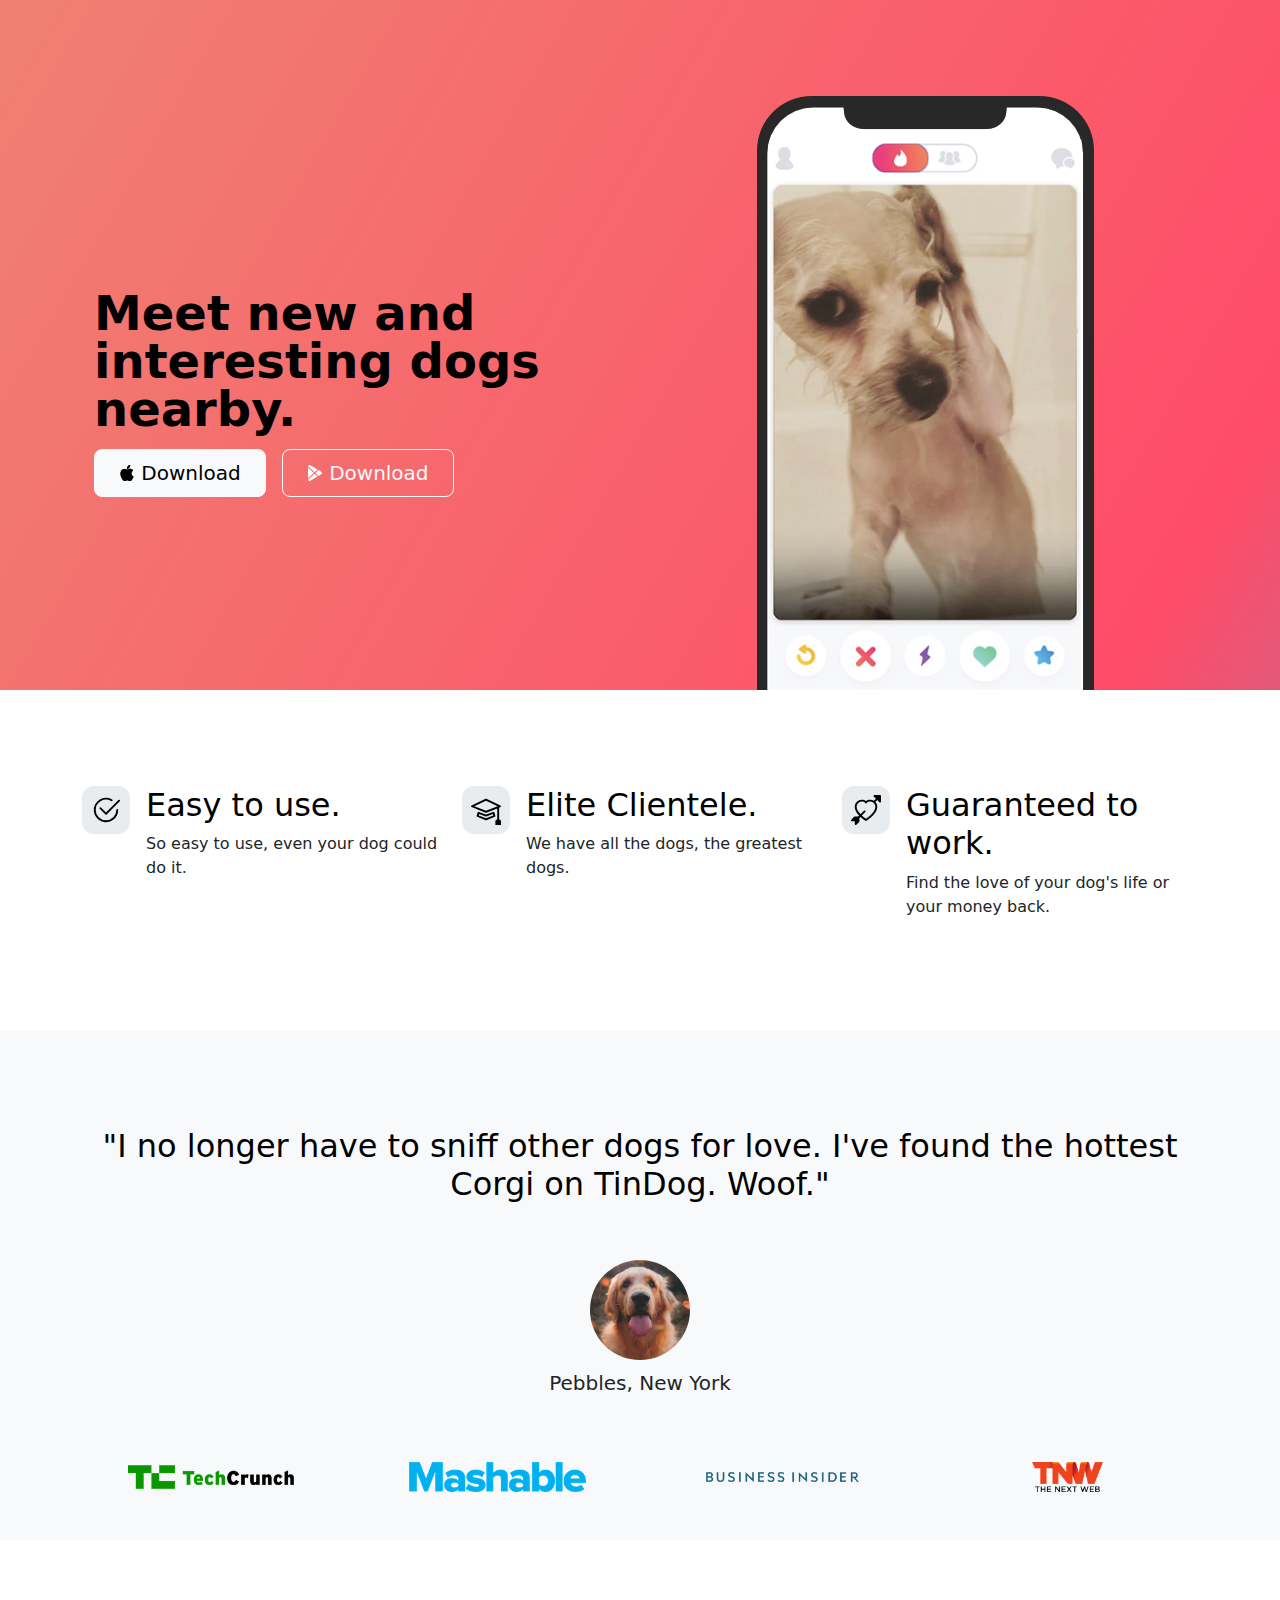
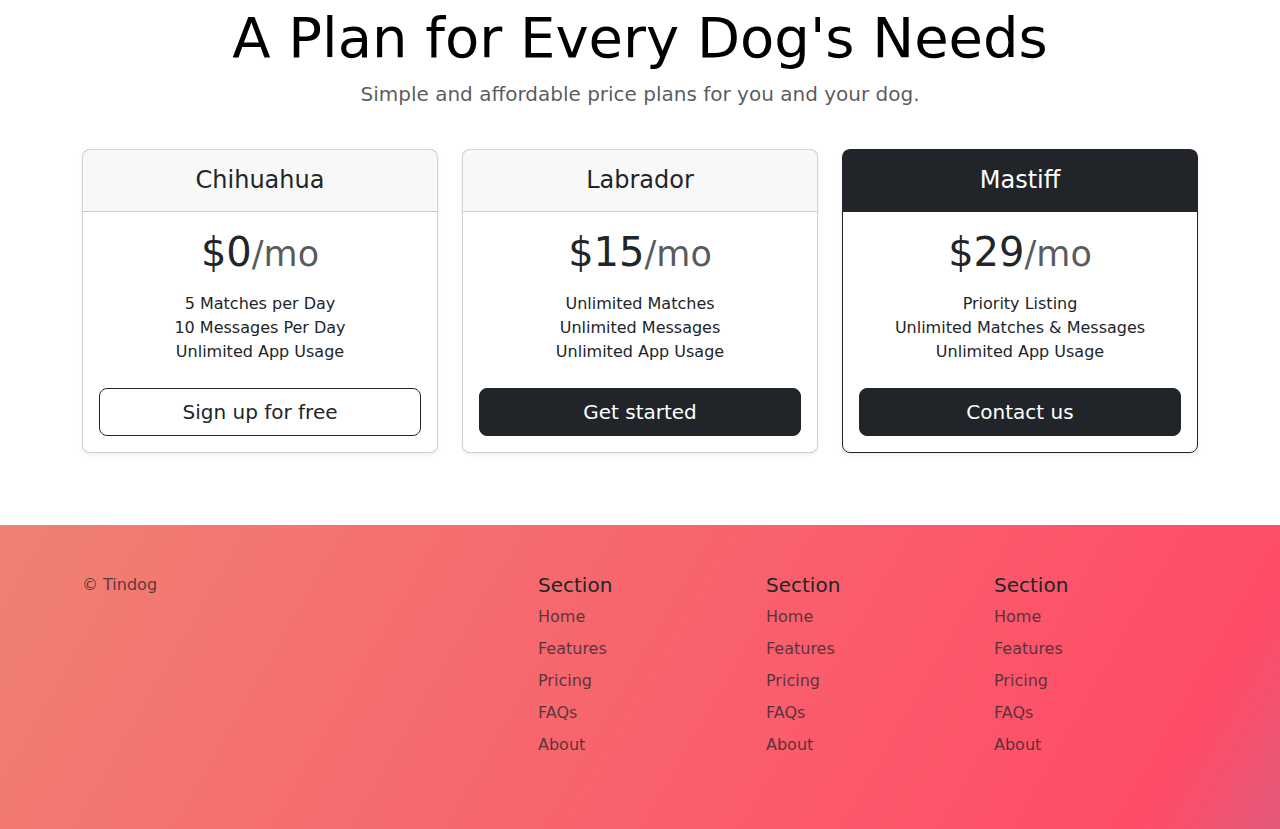
<file: tindog/index.html>
<!DOCTYPE html>
<html lang="en">

<head>
  <meta charset="UTF-8">
  <meta name="viewport" content="width=device-width, initial-scale=1.0">
  <title>TinDog</title>
  <link href="https://cdn.jsdelivr.net/npm/bootstrap@5.3.3/dist/css/bootstrap.min.css" rel="stylesheet" integrity="sha384-QWTKZyjpPEjISv5WaRU9OFeRpok6YctnYmDr5pNlyT2bRjXh0JMhjY6hW+ALEwIH" crossorigin="anonymous">
  <link rel="stylesheet" href="css/style.css">
  <style>

    .testimonial {
      display: flex;
      justify-content: center;
      width: 100%;
    }

  </style>

</head>

<body>

  <!-- Title -->
  <section id="title">
<div class="gradient-background">
    <div class="container col-xxl-8 px-4 pt-5" >
      <div class="row flex-lg-row-reverse align-items-center g-5 pt-5">
        <div class="col-10 col-sm-8 col-lg-6">
          <img src="images/iphone.png" class="d-block mx-lg-auto img-fluid" alt="Bootstrap Themes" height="500" loading="lazy">
        </div>
        <div class="col-lg-6">
          <h1 class="display-5 fw-bold text-body-emphasis lh-1 mb-3">Meet new and interesting dogs nearby.</h1>
          
          <div class="d-grid gap-2 d-md-flex justify-content-md-start">
            <button type="button" class="btn btn-light btn-lg px-4 me-md-2"><svg xmlns="http://www.w3.org/2000/svg" width="16" height="16" fill="currentColor"
              class="bi bi-apple mb-1" viewBox="0 0 16 16">
<path
                d="M11.182.008C11.148-.03 9.923.023 8.857 1.18c-1.066 1.156-.902 2.482-.878 2.516.024.034 1.52.087 2.475-1.258.955-1.345.762-2.391.728-2.43Zm3.314 11.733c-.048-.096-2.325-1.234-2.113-3.422.212-2.189 1.675-2.789 1.698-2.854.023-.065-.597-.79-1.254-1.157a3.692 3.692 0 0 0-1.563-.434c-.108-.003-.483-.095-1.254.116-.508.139-1.653.589-1.968.607-.316.018-1.256-.522-2.267-.665-.647-.125-1.333.131-1.824.328-.49.196-1.422.754-2.074 2.237-.652 1.482-.311 3.83-.067 4.56.244.729.625 1.924 1.273 2.796.576.984 1.34 1.667 1.659 1.899.319.232 1.219.386 1.843.067.502-.308 1.408-.485 1.766-.472.357.013 1.061.154 1.782.539.571.197 1.111.115 1.652-.105.541-.221 1.324-1.059 2.238-2.758.347-.79.505-1.217.473-1.282Z" />
<path
                d="M11.182.008C11.148-.03 9.923.023 8.857 1.18c-1.066 1.156-.902 2.482-.878 2.516.024.034 1.52.087 2.475-1.258.955-1.345.762-2.391.728-2.43Zm3.314 11.733c-.048-.096-2.325-1.234-2.113-3.422.212-2.189 1.675-2.789 1.698-2.854.023-.065-.597-.79-1.254-1.157a3.692 3.692 0 0 0-1.563-.434c-.108-.003-.483-.095-1.254.116-.508.139-1.653.589-1.968.607-.316.018-1.256-.522-2.267-.665-.647-.125-1.333.131-1.824.328-.49.196-1.422.754-2.074 2.237-.652 1.482-.311 3.83-.067 4.56.244.729.625 1.924 1.273 2.796.576.984 1.34 1.667 1.659 1.899.319.232 1.219.386 1.843.067.502-.308 1.408-.485 1.766-.472.357.013 1.061.154 1.782.539.571.197 1.111.115 1.652-.105.541-.221 1.324-1.059 2.238-2.758.347-.79.505-1.217.473-1.282Z" />
</svg> Download</button>
            <button type="button" class="btn btn-outline-light btn-lg px-4"><svg xmlns="http://www.w3.org/2000/svg" width="16" height="16" fill="currentColor"
              class="bi bi-google-play mb-1" viewBox="0 0 16 16">
<path
                d="M14.222 9.374c1.037-.61 1.037-2.137 0-2.748L11.528 5.04 8.32 8l3.207 2.96 2.694-1.586Zm-3.595 2.116L7.583 8.68 1.03 14.73c.201 1.029 1.36 1.61 2.303 1.055l7.294-4.295ZM1 13.396V2.603L6.846 8 1 13.396ZM1.03 1.27l6.553 6.05 3.044-2.81L3.333.215C2.39-.341 1.231.24 1.03 1.27Z" />
</svg> Download</button>
          </div>
        </div>
      </div>
    </div>
</div>

  </section>
  <!-- Features -->
  <section id="features">

    <div class="container py-5" id="hanging-icons">
      
      <div class="row g-4 py-5 row-cols-1 row-cols-lg-3">
        <div class="col d-flex align-items-start">
          <div class="icon-square text-body-emphasis bg-body-secondary d-inline-flex align-items-center justify-content-center fs-4 flex-shrink-0 me-3">
            <svg xmlns="http://www.w3.org/2000/svg" height="30" fill="currentColor" class="bi bi-check2-circle"
              viewBox="0 0 16 16">
<path
                d="M2.5 8a5.5 5.5 0 0 1 8.25-4.764.5.5 0 0 0 .5-.866A6.5 6.5 0 1 0 14.5 8a.5.5 0 0 0-1 0 5.5 5.5 0 1 1-11 0z" />
<path
                d="M15.354 3.354a.5.5 0 0 0-.708-.708L8 9.293 5.354 6.646a.5.5 0 1 0-.708.708l3 3a.5.5 0 0 0 .708 0l7-7z" />
</svg>
          </div>
          <div>
            <h3 class="fs-2 text-body-emphasis">Easy to use.</h3>
            <p>So easy to use, even your dog could do it.</p>
            
          </div>
        </div>
        <div class="col d-flex align-items-start">
          <div class="icon-square text-body-emphasis bg-body-secondary d-inline-flex align-items-center justify-content-center fs-4 flex-shrink-0 me-3">
            <svg xmlns="http://www.w3.org/2000/svg" height="30" fill="currentColor" class="bi bi-mortarboard" viewBox="0 0 16 16">
              <path d="M8.211 2.047a.5.5 0 0 0-.422 0l-7.5 3.5a.5.5 0 0 0 .025.917l7.5 3a.5.5 0 0 0 .372 0L14 7.14V13a1 1 0 0 0-1 1v2h3v-2a1 1 0 0 0-1-1V6.739l.686-.275a.5.5 0 0 0 .025-.917l-7.5-3.5ZM8 8.46 1.758 5.965 8 3.052l6.242 2.913L8 8.46Z"/>
              <path d="M4.176 9.032a.5.5 0 0 0-.656.327l-.5 1.7a.5.5 0 0 0 .294.605l4.5 1.8a.5.5 0 0 0 .372 0l4.5-1.8a.5.5 0 0 0 .294-.605l-.5-1.7a.5.5 0 0 0-.656-.327L8 10.466 4.176 9.032Zm-.068 1.873.22-.748 3.496 1.311a.5.5 0 0 0 .352 0l3.496-1.311.22.748L8 12.46l-3.892-1.556Z"/>
              </svg>
          </div>
          <div>
            <h3 class="fs-2 text-body-emphasis">Elite Clientele.</h3>
            <p>We have all the dogs, the greatest dogs.</p>
            
          </div>
        </div>
        <div class="col d-flex align-items-start">
          <div class="icon-square text-body-emphasis bg-body-secondary d-inline-flex align-items-center justify-content-center fs-4 flex-shrink-0 me-3">
            <svg xmlns="http://www.w3.org/2000/svg" height="30" fill="currentColor" class="bi bi-arrow-through-heart"
              viewBox="0 0 16 16">
<path fill-rule="evenodd"
                d="M2.854 15.854A.5.5 0 0 1 2 15.5V14H.5a.5.5 0 0 1-.354-.854l1.5-1.5A.5.5 0 0 1 2 11.5h1.793l.53-.53c-.771-.802-1.328-1.58-1.704-2.32-.798-1.575-.775-2.996-.213-4.092C3.426 2.565 6.18 1.809 8 3.233c1.25-.98 2.944-.928 4.212-.152L13.292 2 12.147.854A.5.5 0 0 1 12.5 0h3a.5.5 0 0 1 .5.5v3a.5.5 0 0 1-.854.354L14 2.707l-1.006 1.006c.236.248.44.531.6.845.562 1.096.585 2.517-.213 4.092-.793 1.563-2.395 3.288-5.105 5.08L8 13.912l-.276-.182a21.86 21.86 0 0 1-2.685-2.062l-.539.54V14a.5.5 0 0 1-.146.354l-1.5 1.5Zm2.893-4.894A20.419 20.419 0 0 0 8 12.71c2.456-1.666 3.827-3.207 4.489-4.512.679-1.34.607-2.42.215-3.185-.817-1.595-3.087-2.054-4.346-.761L8 4.62l-.358-.368c-1.259-1.293-3.53-.834-4.346.761-.392.766-.464 1.845.215 3.185.323.636.815 1.33 1.519 2.065l1.866-1.867a.5.5 0 1 1 .708.708L5.747 10.96Z" />
</svg>
          </div>
          <div>
            <h3 class="fs-2 text-body-emphasis">Guaranteed to work.</h3>
            <p>Find the love of your dog's life or your money back.</p>
            
          </div>
        </div>
      </div>
    </div>

  </section>
  <!-- Testimonial -->
  <section id="testimonial">

    <div class="my-0">
      <div class="p-5 text-center bg-body-tertiary">
        <div class="container py-5">
          <h2 class="text-body-emphasis">"I no longer have to sniff other dogs for love. I've found the hottest Corgi on
            TinDog. Woof."</h2>
          <img class="profile-img mt-5" src="./images/dog-img.jpg" alt="dog image">
          <p class="col-lg-8 mx-auto lead mt-2">
            Pebbles, New York
          </p>
        </div>

        <div class="container">
          <div class="row">
            <div class="col-lg-3 col-sm-12">
              <img src="./images/techcrunch.png" alt="techcrunch" height="30">
            </div>
            <div class="col-lg-3 col-sm-12">
              <img src="./images/mashable.png" alt="mashable" height="30">
            </div>
            <div class="col-lg-3 col-sm-12">
              <img src="./images/bizinsider.png" alt="bizinsider" height="30">
            </div>
            <div class="col-lg-3 col-sm-12">
              <img src="./images/tnw.png" alt="tnw" height="30">
            </div>
          </div>
        </div>
      </div>
    </div>

  </section>
  <!-- Pricing -->
  <section id="pricing">
<div class="container mt-5">
    <div class="pricing-header p-3 pb-md-4 mx-auto text-center">
      <h2 class="display-4 fw-normal text-body-emphasis">A Plan for Every Dog's Needs</h2>
      <p class="fs-5 text-body-secondary">Simple and affordable price plans for you and your dog.</p>
    </div>

    <div class="row row-cols-1 row-cols-md-3 mb-3 text-center">
      <div class="col">
        <div class="card mb-4 rounded-3 shadow-sm">
          <div class="card-header py-3">
            <h4 class="my-0 fw-normal">Chihuahua</h4>
          </div>
          <div class="card-body">
            <h1 class="card-title pricing-card-title">$0<small class="text-body-secondary fw-light">/mo</small></h1>
            <ul class="list-unstyled mt-3 mb-4">
              <li>5 Matches per Day</li>
              <li>10 Messages Per Day</li>
              <li>Unlimited App Usage</li>
            </ul>
            <button type="button" class="w-100 btn btn-lg btn-outline-dark">Sign up for free</button>
          </div>
        </div>
      </div>
      <div class="col">
        <div class="card mb-4 rounded-3 shadow-sm">
          <div class="card-header py-3">
            <h4 class="my-0 fw-normal">Labrador</h4>
          </div>
          <div class="card-body">
            <h1 class="card-title pricing-card-title">$15<small class="text-body-secondary fw-light">/mo</small></h1>
            <ul class="list-unstyled mt-3 mb-4">
              <li>Unlimited Matches</li>
              <li>Unlimited Messages</li>
              <li>Unlimited App Usage</li>
            </ul>
            <button type="button" class="w-100 btn btn-lg btn-dark">Get started</button>
          </div>
        </div>
      </div>
      <div class="col">
        <div class="card mb-4 rounded-3 shadow-sm border-dark">
          <div class="card-header py-3 text-bg-dark border-dark">
            <h4 class="my-0 fw-normal">Mastiff</h4>
          </div>
          <div class="card-body">
            <h1 class="card-title pricing-card-title">$29<small class="text-body-secondary fw-light">/mo</small></h1>
            <ul class="list-unstyled mt-3 mb-4">
              <li>Priority Listing</li>
              <li>Unlimited Matches & Messages</li>
              <li>Unlimited App Usage</li>
              </ul>
            <button type="button" class="w-100 btn btn-lg btn-dark">Contact us</button>
          </div>
        </div>
      </div>
    </div>
</div>
  </section>
  <!-- Footer -->
  <section id="footer">
    <div class="gradient-background">
    <div class="container">
      <footer class="row row-cols-1 row-cols-sm-2 row-cols-md-5 py-5 my-5 mb-0">
        <div class="col mb-3">
          
          <p class="text-body-secondary">© Tindog</p>
        </div>
    
        <div class="col mb-3">
    
        </div>
    
        <div class="col mb-3">
          <h5>Section</h5>
          <ul class="nav flex-column">
            <li class="nav-item mb-2"><a href="#" class="nav-link p-0 text-body-secondary">Home</a></li>
            <li class="nav-item mb-2"><a href="#" class="nav-link p-0 text-body-secondary">Features</a></li>
            <li class="nav-item mb-2"><a href="#" class="nav-link p-0 text-body-secondary">Pricing</a></li>
            <li class="nav-item mb-2"><a href="#" class="nav-link p-0 text-body-secondary">FAQs</a></li>
            <li class="nav-item mb-2"><a href="#" class="nav-link p-0 text-body-secondary">About</a></li>
          </ul>
        </div>
    
        <div class="col mb-3">
          <h5>Section</h5>
          <ul class="nav flex-column">
            <li class="nav-item mb-2"><a href="#" class="nav-link p-0 text-body-secondary">Home</a></li>
            <li class="nav-item mb-2"><a href="#" class="nav-link p-0 text-body-secondary">Features</a></li>
            <li class="nav-item mb-2"><a href="#" class="nav-link p-0 text-body-secondary">Pricing</a></li>
            <li class="nav-item mb-2"><a href="#" class="nav-link p-0 text-body-secondary">FAQs</a></li>
            <li class="nav-item mb-2"><a href="#" class="nav-link p-0 text-body-secondary">About</a></li>
          </ul>
        </div>
    
        <div class="col mb-3">
          <h5>Section</h5>
          <ul class="nav flex-column">
            <li class="nav-item mb-2"><a href="#" class="nav-link p-0 text-body-secondary">Home</a></li>
            <li class="nav-item mb-2"><a href="#" class="nav-link p-0 text-body-secondary">Features</a></li>
            <li class="nav-item mb-2"><a href="#" class="nav-link p-0 text-body-secondary">Pricing</a></li>
            <li class="nav-item mb-2"><a href="#" class="nav-link p-0 text-body-secondary">FAQs</a></li>
            <li class="nav-item mb-2"><a href="#" class="nav-link p-0 text-body-secondary">About</a></li>
          </ul>
        </div>
      </footer>
    </div>
    </div>
  </section>



  <script src="https://cdn.jsdelivr.net/npm/bootstrap@5.3.3/dist/js/bootstrap.bundle.min.js" integrity="sha384-YvpcrYf0tY3lHB60NNkmXc5s9fDVZLESaAA55NDzOxhy9GkcIdslK1eN7N6jIeHz" crossorigin="anonymous"></script>
</body>

</html>
</file>
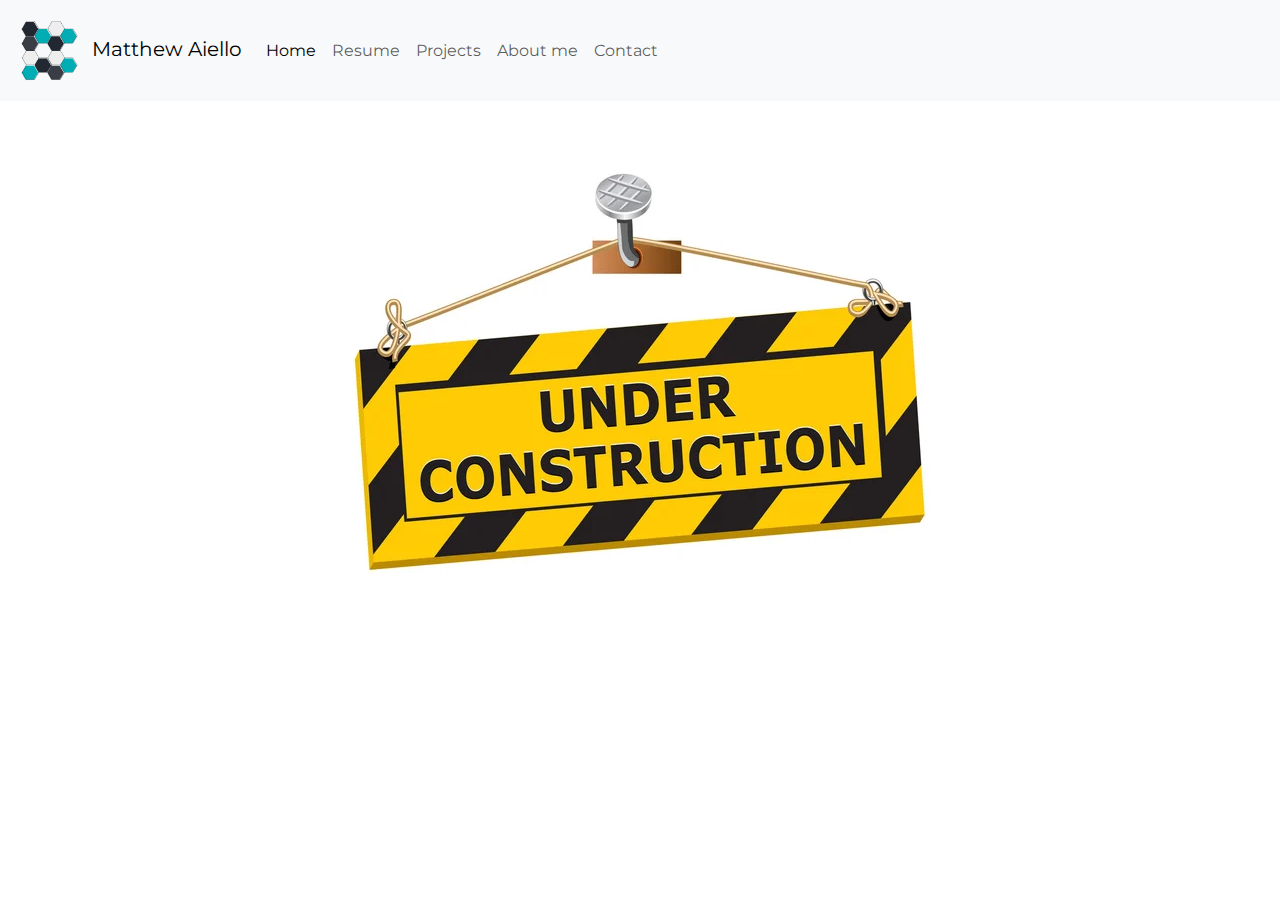
<file: resume.html>
<!DOCTYPE html>
<html lang="en">

<head>
  <meta charset="UTF-8">
  <meta name="viewport" content="width=device-width, initial-scale=1.0">
  <title>Matthew Aiello</title>

  <link rel="stylesheet" href="https://fonts.googleapis.com/css2?family=Material+Symbols+Outlined:opsz,wght,FILL,GRAD@20..48,100..700,0..1,-50..200" />

  <link rel="preconnect" href="https://fonts.googleapis.com">
  <link rel="preconnect" href="https://fonts.gstatic.com" crossorigin>
  <link href="https://fonts.googleapis.com/css2?family=Montserrat:ital,wght@0,100..900;1,100..900&display=swap" rel="stylesheet">

  <link href="https://cdn.jsdelivr.net/npm/bootstrap@5.3.3/dist/css/bootstrap.min.css" rel="stylesheet" integrity="sha384-QWTKZyjpPEjISv5WaRU9OFeRpok6YctnYmDr5pNlyT2bRjXh0JMhjY6hW+ALEwIH" crossorigin="anonymous">
  
  <link rel="stylesheet" href="css/style.css">
  
  <style>

.construction {
    display: flex;
    justify-content: center;
}

  </style>
</head>
<body>

<section id="navbar">
    <nav class="navbar navbar-expand-lg bg-body-tertiary">
        <div class="container-fluid">
          <a class="navbar-brand" href="index.html" id="coollink"><img src="logo.png" width="75" class="logo"> Matthew Aiello</a>
          <button class="navbar-toggler" type="button" data-bs-toggle="collapse" data-bs-target="#navbarNav" aria-controls="navbarNav" aria-expanded="false" aria-label="Toggle navigation">
            <span class="navbar-toggler-icon"></span>
          </button>
          <div class="collapse navbar-collapse" id="navbarNav">
            <ul class="navbar-nav">
              <li class="nav-item">
                <a class="nav-link active" aria-current="page" href="index.html" id="coollink">Home</a>
              </li>
              <li class="nav-item">
                <a class="nav-link" href="#" id="coollink">Resume</a>
              </li>
              <li class="nav-item">
                <a class="nav-link" href="index.html#projects" id="coollink">Projects</a>
              </li>
              <li class="nav-item">
                <a class="nav-link" href="index.html#aboutme" id="coollink">About me</a>
              </li>
              <li class="nav-item">
                <a class="nav-link" href="index.html#Contact" id="coollink">Contact</a>
              </li>
             
            </ul>
          </div>
        </div>
      </nav>
</section>

<section id="construction">

    <div class="container construction">
        <div>
            <img src="under-construction.jpg" class="img-fluid">
        </div>
    </div>

</section>

<script src="https://cdn.jsdelivr.net/npm/bootstrap@5.3.3/dist/js/bootstrap.bundle.min.js" integrity="sha384-YvpcrYf0tY3lHB60NNkmXc5s9fDVZLESaAA55NDzOxhy9GkcIdslK1eN7N6jIeHz" crossorigin="anonymous"></script>

</body>
</file>
<file: tindog/css/style.css>
.gradient-background {
  background: linear-gradient(300deg, #00bfff, #ff4c68, #ef8172);
  background-size: 180% 180%;
  animation: gradient-animation 18s ease infinite;
}

@keyframes gradient-animation {
  0% {
    background-position: 0% 50%;
  }
  50% {
    background-position: 100% 50%;
  }
  100% {
    background-position: 0% 50%;
  }
}

.icon-square {
  width: 3rem;
  height: 3rem;
  border-radius: 0.75rem;
}

.profile-img {
  height: 100px;
  border-radius: 50%;
}
</file>
<file: css/style.css>
body {
  font-family: "Montserrat", sans-serif;
font-optical-sizing: auto;
font-weight: 400;
font-style: normal;
letter-spacing: 0px;
color: black;
}

.logo {
    border-radius: 25%;
}

#hero {
  background-color: #393E46;
  
  border: 0px solid #01204E;
}

.heroimg {
    border: 0px solid #028391 ;
    
}

.title-card {
  background-color: white;
  padding-top: 10px;
    }


    @media (max-width: 600px) { 
      .title-border {
  border: 10px solid #393E46;
}
}

.piccolo {
  display: flex;
  justify-content: center;
  align-items: center;
}

#projects {
    background-color:#F8F9FA;
    width: 100%;
    color: black;
    border: 10px solid white;
}


.coollink {
  color: black;
  text-decoration: none;
  }

.coollink:hover {
  color: #00ADB5;
}

#coollink:hover {
  color: #00ADB5;
}

.container-mondrian {
  width: 187px;
  height: 187px;
  background-color: #000;
  display: grid;
  gap: 2.25px;
  grid-template-columns: 320fr 198fr 153fr 50fr;
  grid-template-rows: 414fr 130fr 155fr 22fr;
}

.one {
  background-color: #E72F24 ;
  }

.two {
  background-color: #F0F1EC ;
  grid-column: span 3;
}

.three {
  background-color: #F0F1EC;
  grid-row: span 2;
}

.four {
  background-color: #F0F1EC;
  grid-column: span 2;
  grid-row: span 2;
}

.five {
  background-color: #004592 ;
  border-bottom: 10px solid #000 ;
}

.six {
  background-color: #F0F1EC;
  grid-row: span 2;
}

.seven {
  background-color: #F0F1EC;
}

.eight {
  background-color: #F9D01E ;
}

.nine {
  background-color: #232629;
}



.contact-headings {
  display: flex;
  justify-content: right;
  align-items: center;
}
@media (min-width: 600px) {
.contact {
  font-size: 1.5rem;
}
}

#footer {
    background-color: #222831 ;
    color: white;
}



.material-symbols-outlined {
  font-variation-settings:
  'FILL' 0,
  'wght' 400,
  'GRAD' 0,
  'opsz' 24;
  
}

.footer {
  color: white;
  font-variation-settings:
  'FILL' 0,
  'wght' 200,
  'GRAD' 0,
  'opsz' 24;
}

.montserrat {
  font-family: "Montserrat", sans-serif;
  font-optical-sizing: auto;
  font-weight: 400;
  font-style: normal;
  letter-spacing: 1px;
  }

.montserrat-bold {
    font-family: "Montserrat", sans-serif;
    font-optical-sizing: auto;
    font-weight: 600;
    font-style: normal;
    
    }
</file>
